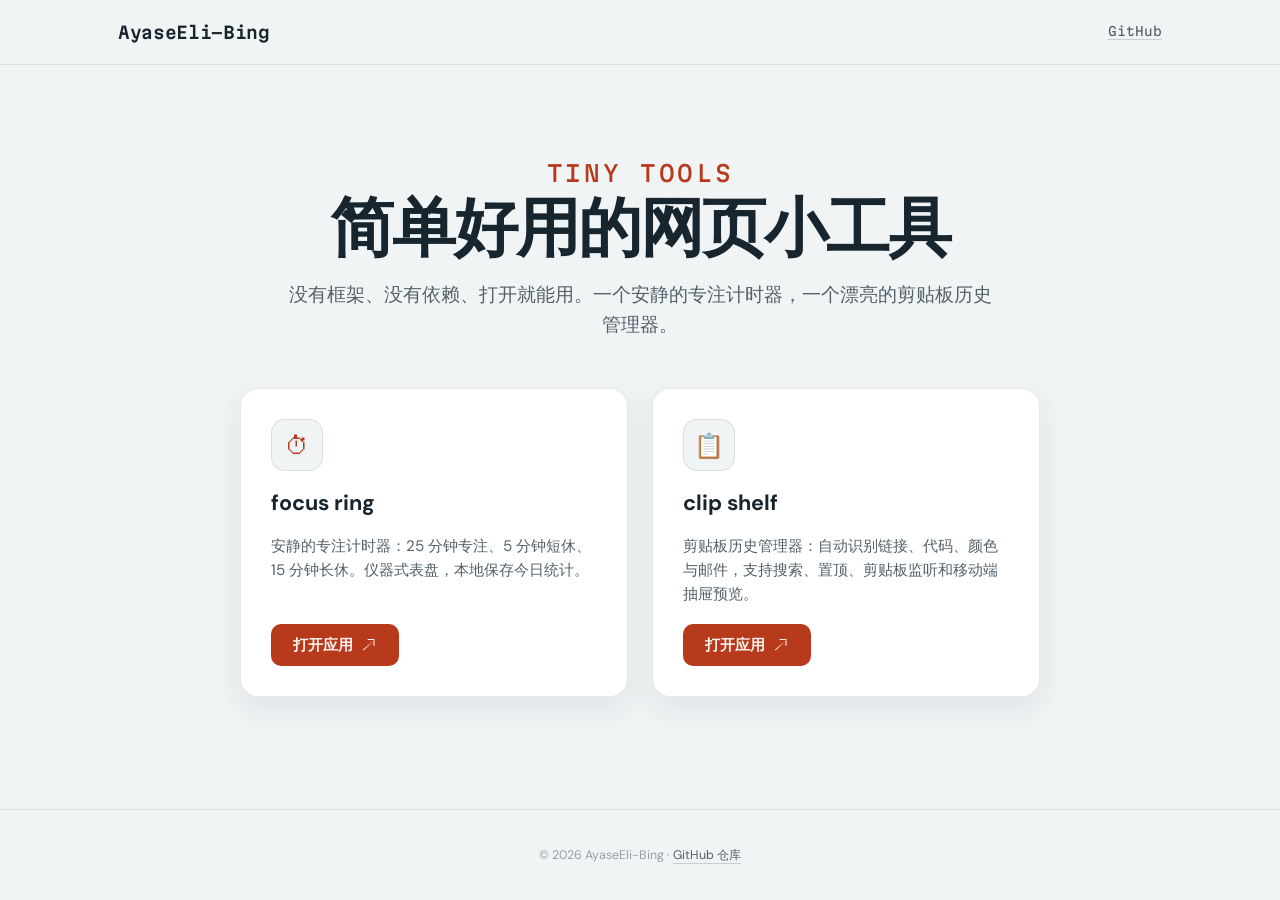
<file: index.html>
<!doctype html>
<html lang="zh-CN">
<head>
  <meta charset="utf-8">
  <meta name="viewport" content="width=device-width, initial-scale=1">
  <title>AyaseEli-Bing · 小工具集合</title>
  <meta name="description" content="简单、好看的网页小工具：专注计时器 focus ring 与剪贴板历史管理器 clip shelf。">
  <meta name="theme-color" content="#f1f4f5">
  <meta name="color-scheme" content="light">
  <link rel="icon" href="assets/favicon.svg" type="image/svg+xml">
  <link rel="preconnect" href="https://fonts.googleapis.com">
  <link rel="preconnect" href="https://fonts.gstatic.com" crossorigin>
  <link href="https://fonts.googleapis.com/css2?family=Martian+Mono:wght@400;500;600&family=DM+Sans:wght@400;500;700&display=swap" rel="stylesheet">
  <style>
    :root {
      --bg: #f1f4f5;
      --surface: #ffffff;
      --ink: #17252f;
      --ink-2: #526069;
      --ink-3: #93a0a7;
      --line: rgba(23, 37, 47, 0.10);
      --line-strong: rgba(23, 37, 47, 0.18);
      --accent: #b83a1c;
      --accent-ink: #fff6f2;
      --radius: 18px;
      --shadow: 0 12px 32px rgba(23, 37, 47, 0.08);
      --shadow-hover: 0 18px 48px rgba(23, 37, 47, 0.12);
      --font-sans: "DM Sans", "PingFang SC", "Hiragino Sans GB", "Microsoft YaHei", system-ui, sans-serif;
      --font-mono: "Martian Mono", "SF Mono", "Menlo", monospace;
    }

    * {
      box-sizing: border-box;
    }

    html, body {
      height: 100%;
    }

    body {
      margin: 0;
      min-height: 100vh;
      min-height: 100dvh;
      display: flex;
      flex-direction: column;
      background: var(--bg);
      color: var(--ink);
      font-family: var(--font-sans);
      -webkit-font-smoothing: antialiased;
      text-rendering: optimizeLegibility;
    }

    a {
      color: inherit;
      text-decoration: none;
    }

    :focus-visible {
      outline: 2px solid var(--accent);
      outline-offset: 3px;
    }

    /* 顶栏 */
    .topbar {
      border-bottom: 1px solid var(--line);
      background: rgba(241, 244, 245, 0.92);
      backdrop-filter: blur(8px);
    }

    .topbar-inner {
      max-width: 1100px;
      margin: 0 auto;
      padding: 22px 28px;
      display: flex;
      align-items: center;
      justify-content: space-between;
      gap: 16px;
    }

    .brand {
      font-family: var(--font-mono);
      font-size: 1.05rem;
      font-weight: 600;
      letter-spacing: -0.02em;
      color: var(--ink);
    }

    .repo-link {
      font-family: var(--font-mono);
      font-size: 0.78rem;
      color: var(--ink-2);
      border-bottom: 1px solid var(--line-strong);
      padding-bottom: 1px;
      transition: color 0.15s ease, border-color 0.15s ease;
    }

    .repo-link:hover {
      color: var(--ink);
      border-color: var(--ink);
    }

    /* 主体 */
    .main {
      flex: 1;
      display: flex;
      flex-direction: column;
      align-items: center;
      justify-content: center;
      padding: 48px 28px 64px;
      position: relative;
    }

    .hero {
      max-width: 720px;
      text-align: center;
      margin-bottom: 48px;
    }

    .hero h1 {
      margin: 0 0 16px;
      font-size: clamp(2.2rem, 6vw, 4rem);
      font-weight: 700;
      letter-spacing: -0.03em;
      line-height: 1.1;
    }

    .hero h1 span {
      display: block;
      font-family: var(--font-mono);
      font-size: 0.35em;
      font-weight: 500;
      letter-spacing: 0.12em;
      text-transform: uppercase;
      color: var(--accent);
      margin-bottom: 8px;
    }

    .hero p {
      margin: 0;
      font-size: clamp(1rem, 2.2vw, 1.18rem);
      color: var(--ink-2);
      line-height: 1.6;
    }

    /* 卡片网格 */
    .cards {
      display: grid;
      grid-template-columns: repeat(auto-fit, minmax(280px, 1fr));
      gap: 24px;
      width: 100%;
      max-width: 800px;
    }

    .card {
      position: relative;
      display: flex;
      flex-direction: column;
      align-items: flex-start;
      gap: 18px;
      background: var(--surface);
      border: 1px solid var(--line);
      border-radius: var(--radius);
      padding: 30px;
      box-shadow: var(--shadow);
      transition: transform 0.2s ease, box-shadow 0.2s ease, border-color 0.2s ease;
    }

    .card:hover {
      transform: translateY(-4px);
      box-shadow: var(--shadow-hover);
      border-color: var(--line-strong);
    }

    .card-icon {
      width: 52px;
      height: 52px;
      border-radius: 14px;
      display: grid;
      place-items: center;
      font-size: 1.5rem;
      background: var(--bg);
      color: var(--accent);
      border: 1px solid var(--line);
    }

    .card h2 {
      margin: 0;
      font-size: 1.35rem;
      font-weight: 700;
    }

    .card p {
      margin: 0;
      color: var(--ink-2);
      line-height: 1.55;
      font-size: 0.95rem;
    }

    .card-action {
      margin-top: auto;
      display: inline-flex;
      align-items: center;
      gap: 8px;
      padding: 11px 22px;
      border-radius: 10px;
      background: var(--accent);
      color: var(--accent-ink);
      font-weight: 600;
      font-size: 0.92rem;
      transition: background 0.15s ease;
    }

    .card-action:hover {
      background: #9c3117;
    }

    .card-action svg {
      width: 16px;
      height: 16px;
      fill: currentColor;
    }

    /* 页脚 */
    .footer {
      border-top: 1px solid var(--line);
      color: var(--ink-3);
      font-size: 0.78rem;
      text-align: center;
      padding: 24px 28px;
    }

    .footer a {
      color: var(--ink-2);
      border-bottom: 1px solid var(--line-strong);
      transition: color 0.15s ease, border-color 0.15s ease;
    }

    .footer a:hover {
      color: var(--ink);
      border-color: var(--ink);
    }

    @media (max-width: 560px) {
      .topbar-inner {
        padding: 16px 20px;
      }

      .main {
        padding: 32px 20px 48px;
      }

      .cards {
        grid-template-columns: 1fr;
      }

      .card {
        padding: 24px;
      }
    }

    @media (prefers-reduced-motion: reduce) {
      *,
      *::before,
      *::after {
        animation-duration: 0.001ms !important;
        transition-duration: 0.001ms !important;
      }
    }
  </style>
</head>
<body>
  <header class="topbar">
    <div class="topbar-inner">
      <span class="brand">AyaseEli-Bing</span>
      <a class="repo-link" href="https://github.com/AyaseEli-Bing/focus-ring" target="_blank" rel="noreferrer">GitHub</a>
    </div>
  </header>

  <main class="main">
    <section class="hero">
      <h1><span>Tiny Tools</span>简单好用的网页小工具</h1>
      <p>没有框架、没有依赖、打开就能用。一个安静的专注计时器，一个漂亮的剪贴板历史管理器。</p>
    </section>

    <div class="cards">
      <a class="card" href="focus-ring.html">
        <div class="card-icon" aria-hidden="true">⏱</div>
        <h2>focus ring</h2>
        <p>安静的专注计时器：25 分钟专注、5 分钟短休、15 分钟长休。仪器式表盘，本地保存今日统计。</p>
        <span class="card-action">
          打开应用
          <svg viewBox="0 0 16 16" aria-hidden="true"><path d="M6.5 2.5a.5.5 0 0 1 .5-.5h6a.5.5 0 0 1 .5.5v6a.5.5 0 0 1-1 0V3.707L2.854 13.146a.5.5 0 0 1-.708-.708L13.293 3H7a.5.5 0 0 1-.5-.5z"/></svg>
        </span>
      </a>

      <a class="card" href="clipboard.html">
        <div class="card-icon" aria-hidden="true">📋</div>
        <h2>clip shelf</h2>
        <p>剪贴板历史管理器：自动识别链接、代码、颜色与邮件，支持搜索、置顶、剪贴板监听和移动端抽屉预览。</p>
        <span class="card-action">
          打开应用
          <svg viewBox="0 0 16 16" aria-hidden="true"><path d="M6.5 2.5a.5.5 0 0 1 .5-.5h6a.5.5 0 0 1 .5.5v6a.5.5 0 0 1-1 0V3.707L2.854 13.146a.5.5 0 0 1-.708-.708L13.293 3H7a.5.5 0 0 1-.5-.5z"/></svg>
        </span>
      </a>
    </div>
  </main>

  <footer class="footer">
    <p>© 2026 AyaseEli-Bing · <a href="https://github.com/AyaseEli-Bing/focus-ring" target="_blank" rel="noreferrer">GitHub 仓库</a></p>
  </footer>
</body>
</html>
</file>
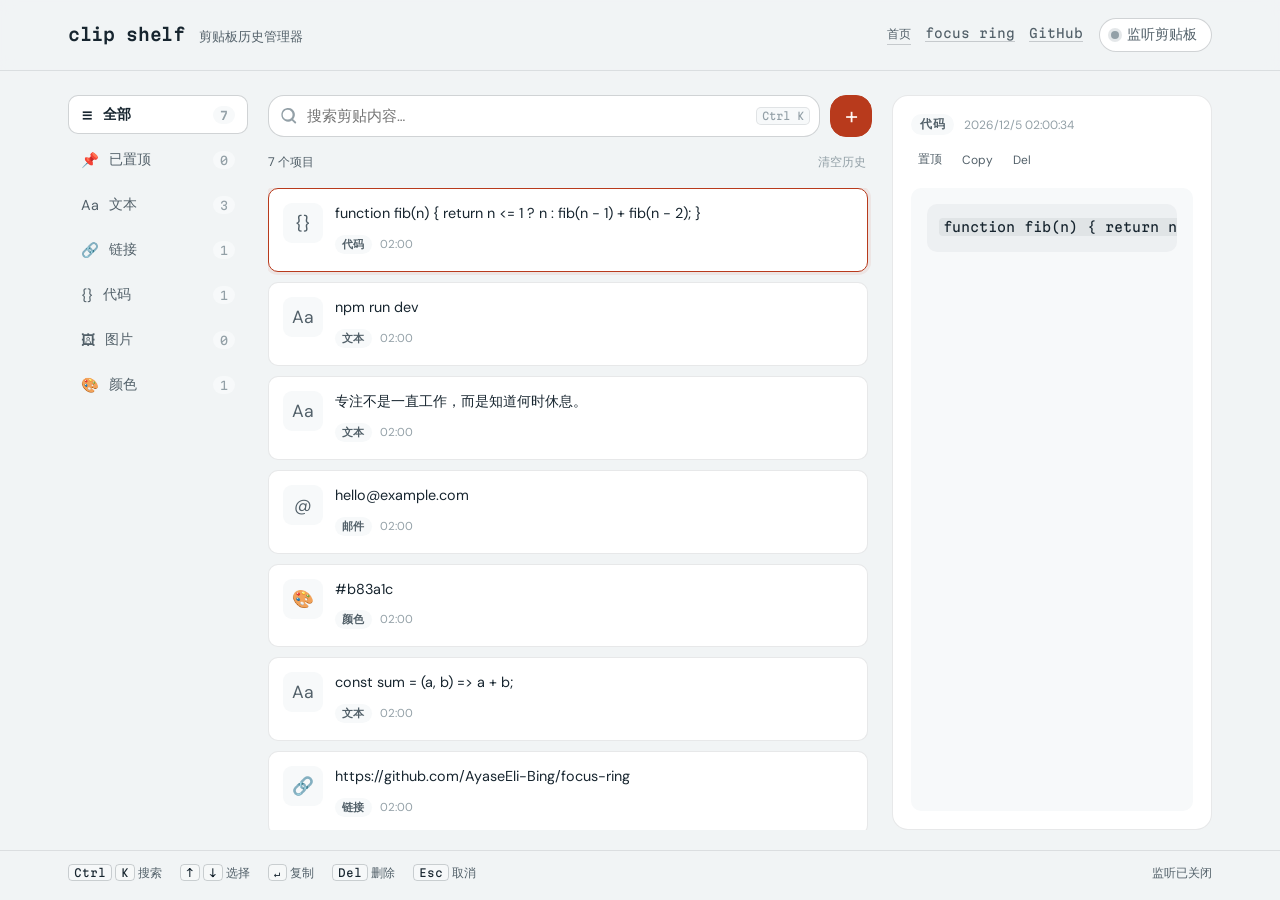
<file: clipboard.html>
<!doctype html>
<html lang="zh-CN">
<head>
  <meta charset="utf-8">
  <meta name="viewport" content="width=device-width, initial-scale=1">
  <title>clip shelf · 剪贴板历史</title>
  <meta name="description" content="一个简洁、漂亮的剪贴板历史管理器。监听、收藏、搜索并快速复制过去的剪贴内容。">
  <meta name="theme-color" content="#f1f4f5">
  <meta name="color-scheme" content="light">
  <link rel="icon" href="assets/favicon.svg" type="image/svg+xml">
  <link rel="preconnect" href="https://fonts.googleapis.com">
  <link rel="preconnect" href="https://fonts.gstatic.com" crossorigin>
  <link href="https://fonts.googleapis.com/css2?family=Martian+Mono:wght@400;500;600&family=DM+Sans:wght@400;500;700&display=swap" rel="stylesheet">
  <link rel="stylesheet" href="clipboard.css">
</head>
<body>
  <header class="topbar">
    <div class="topbar-inner">
      <div class="brand">
        <h1 class="wordmark">clip shelf</h1>
        <span class="tagline">剪贴板历史管理器</span>
      </div>
      <div class="topbar-actions">
        <nav class="topbar-links" aria-label="其他工具">
          <a class="nav-link" href="index.html">首页</a>
          <a class="nav-link" href="focus-ring.html">focus ring</a>
          <a class="nav-link" href="https://github.com/AyaseEli-Bing/focus-ring" target="_blank" rel="noreferrer">GitHub</a>
        </nav>
        <button type="button" class="monitor-toggle" id="monitorBtn" aria-pressed="false" title="开启后将监听系统剪贴板的新内容">
          <span class="dot" id="monitorDot" aria-hidden="true"></span>
          <span id="monitorLabel">监听剪贴板</span>
        </button>
      </div>
    </div>
  </header>

  <main class="app">
    <aside class="sidebar" aria-label="分类">
      <nav class="categories" id="categoryList"></nav>
    </aside>

    <section class="list-panel" aria-label="剪贴列表">
      <div class="list-header">
        <div class="search-wrap">
          <svg class="search-icon" viewBox="0 0 20 20" aria-hidden="true"><path fill="currentColor" d="M8.5 3a5.5 5.5 0 1 0 0 11 5.5 5.5 0 0 0 0-11Zm-7 5.5a7.5 7.5 0 1 1 13.094 4.974l3.053 3.053a1 1 0 0 1-1.414 1.414l-3.053-3.053A7.5 7.5 0 0 1 1.5 8.5Z"/></svg>
          <input type="search" id="searchInput" placeholder="搜索剪贴内容…" autocomplete="off" aria-label="搜索剪贴内容">
          <kbd class="search-hint" id="searchHint">Ctrl K</kbd>
        </div>
        <button type="button" class="add-btn" id="addBtn" title="新建剪贴项">+</button>
      </div>

      <div class="filter-bar" id="filterBar"></div>

      <div class="list-toolbar">
        <span id="listMeta" class="list-meta">0 个项目</span>
        <button type="button" class="ghost" id="clearBtn" disabled>清空历史</button>
      </div>

      <div class="clip-list" id="clipList" role="list"></div>
    </section>

    <section class="preview-panel" aria-label="预览" id="previewPanel">
      <div class="preview-empty" id="previewEmpty">
        <p>选择一个项目查看详情</p>
        <p class="hint">或使用 Ctrl+V 粘贴新内容</p>
      </div>
      <div class="preview-body" id="previewBody" hidden>
        <div class="preview-head">
          <div class="preview-meta">
            <span class="chip" id="previewType">text</span>
            <span class="time" id="previewTime"></span>
          </div>
          <div class="preview-actions">
            <button type="button" class="icon-btn" id="previewPinBtn" title="置顶 / 取消置顶" aria-label="置顶">Pin</button>
            <button type="button" class="icon-btn" id="previewCopyBtn" title="复制">Copy</button>
            <button type="button" class="icon-btn danger" id="previewDelBtn" title="删除">Del</button>
          </div>
        </div>
        <div class="preview-content" id="previewContent"></div>
      </div>
    </section>
  </main>

  <dialog class="drawer" id="previewDrawer" aria-label="预览">
    <div class="drawer-handle"></div>
    <div class="drawer-content" id="drawerContent">
      <div class="drawer-head">
        <span class="chip" id="drawerType">text</span>
        <button type="button" class="icon-btn" id="drawerClose" aria-label="关闭">关闭</button>
      </div>
      <div class="drawer-body" id="drawerBody"></div>
      <div class="drawer-actions">
        <button type="button" class="secondary" id="drawerPin">置顶</button>
        <button type="button" class="primary" id="drawerCopy">复制</button>
        <button type="button" class="secondary danger" id="drawerDel">删除</button>
      </div>
    </div>
  </dialog>

  <div class="toast" id="toast" role="status" aria-live="polite"></div>

  <dialog class="modal" id="addModal" aria-labelledby="addModalTitle">
    <form method="dialog" class="modal-form">
      <h2 id="addModalTitle">添加剪贴</h2>
      <textarea id="addTextarea" rows="6" placeholder="在此粘贴或输入内容…" required></textarea>
      <div class="modal-actions">
        <button type="button" class="secondary" id="cancelAdd">取消</button>
        <button type="submit" class="primary" id="confirmAdd">添加</button>
      </div>
    </form>
  </dialog>

  <footer class="footer">
    <div class="footer-inner">
      <div class="hints">
        <span><kbd>Ctrl</kbd> <kbd>K</kbd> 搜索</span>
        <span><kbd>↑</kbd> <kbd>↓</kbd> 选择</span>
        <span><kbd>↵</kbd> 复制</span>
        <span><kbd>Del</kbd> 删除</span>
        <span><kbd>Esc</kbd> 取消</span>
      </div>
      <span class="monitor-status" id="monitorStatus">监听已关闭</span>
    </div>
  </footer>

  <script src="clipboard.js"></script>
</body>
</html>
</file>
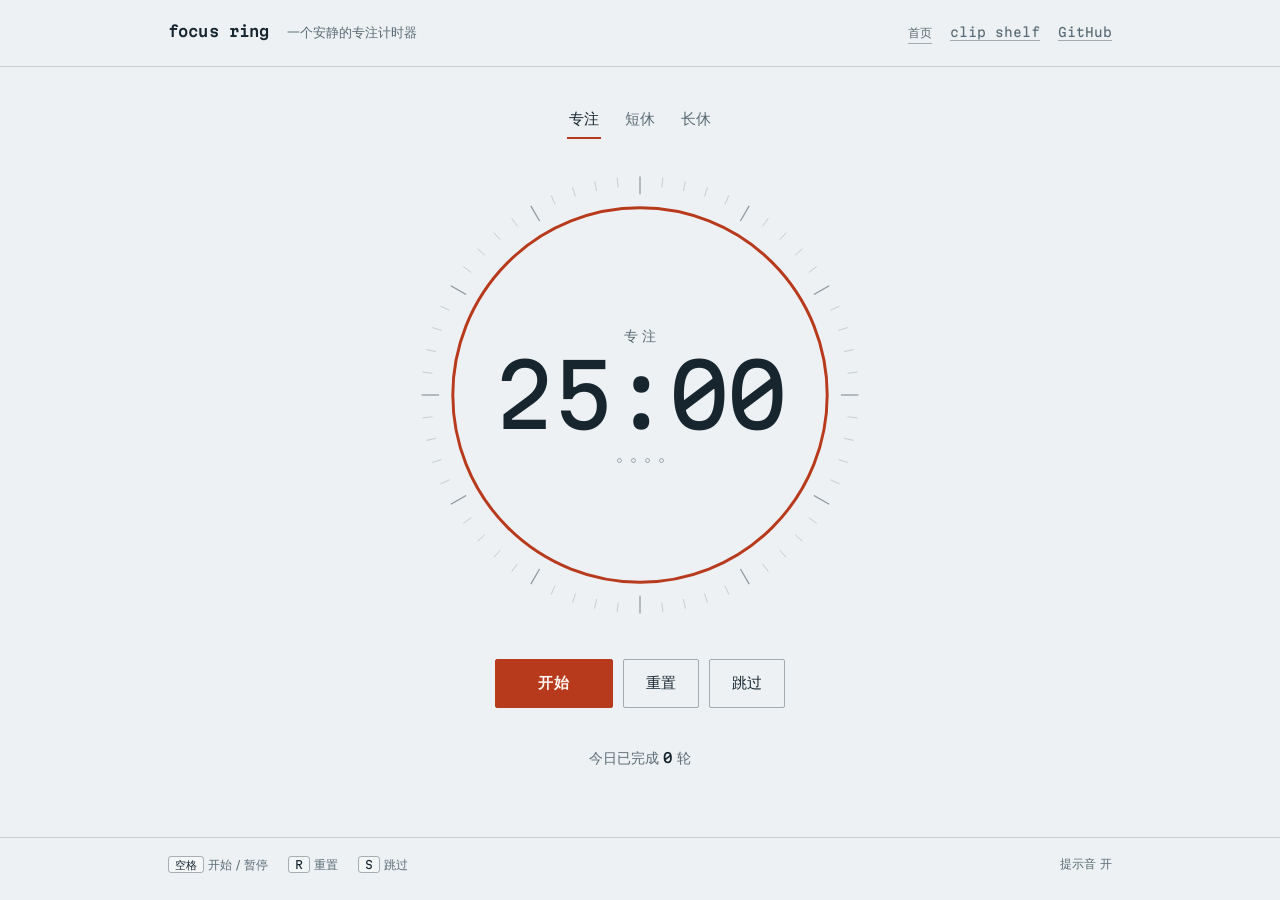
<file: focus-ring.html>
<!doctype html>
<html lang="zh-CN">
<head>
  <meta charset="utf-8">
  <meta name="viewport" content="width=device-width, initial-scale=1">
  <title>focus ring · 专注计时器</title>
  <meta name="description" content="一个安静的专注计时器：25 分钟专注、5 分钟短休，每四轮一次 15 分钟长休。零依赖，离线可用。">
  <meta name="theme-color" content="#edf1f3">
  <meta name="color-scheme" content="light">
  <meta property="og:title" content="focus ring · 专注计时器">
  <meta property="og:description" content="一个安静的专注计时器：25 分钟专注、5 分钟短休，每四轮一次 15 分钟长休。">
  <meta property="og:type" content="website">
  <link rel="icon" href="assets/favicon.svg" type="image/svg+xml">
  <link rel="preconnect" href="https://fonts.googleapis.com">
  <link rel="preconnect" href="https://fonts.gstatic.com" crossorigin>
  <link href="https://fonts.googleapis.com/css2?family=Martian+Mono:wght@400;500;600&display=swap" rel="stylesheet">
  <link rel="stylesheet" href="styles.css">
</head>
<body>
  <header class="topbar">
    <div class="topbar-inner">
      <div class="brand">
        <h1 class="wordmark">focus ring</h1>
        <span class="tagline">一个安静的专注计时器</span>
      </div>
      <nav class="topbar-links" aria-label="其他工具">
        <a class="repo-link" href="index.html">首页</a>
        <a class="repo-link" href="clipboard.html">clip shelf</a>
        <a class="repo-link" href="https://github.com/AyaseEli-Bing/focus-ring" target="_blank" rel="noreferrer">GitHub</a>
      </nav>
    </div>
  </header>

  <main class="stage">
    <div class="mode-switch" role="group" aria-label="选择模式">
      <button type="button" class="mode" data-mode="focus" aria-pressed="true">专注</button>
      <button type="button" class="mode" data-mode="short" aria-pressed="false">短休</button>
      <button type="button" class="mode" data-mode="long" aria-pressed="false">长休</button>
    </div>

    <div class="dial-wrap">
      <svg class="dial" viewBox="0 0 480 480" aria-hidden="true" focusable="false">
        <g id="ticks"></g>
        <circle class="track" cx="240" cy="240" r="192"></circle>
        <circle id="progress" class="progress" cx="240" cy="240" r="192" transform="rotate(-90 240 240)"></circle>
        <circle id="marker" class="marker" cx="240" cy="48" r="4.5"></circle>
      </svg>
      <div class="face">
        <p class="phase" id="phaseLabel">专注</p>
        <p class="time" id="timeDisplay" role="timer">25:00</p>
        <div class="rounds" id="rounds" role="group" aria-label="本轮进度：0 / 4">
          <span class="dot"></span><span class="dot"></span><span class="dot"></span><span class="dot"></span>
        </div>
      </div>
    </div>

    <div class="controls">
      <button type="button" class="primary" id="toggleBtn">开始</button>
      <button type="button" class="secondary" id="resetBtn">重置</button>
      <button type="button" class="secondary" id="skipBtn">跳过</button>
    </div>

    <p class="status" id="status" role="status" aria-live="polite"></p>
    <p class="today">今日已完成 <strong id="todayCount">0</strong> 轮</p>
  </main>

  <footer class="footer">
    <div class="footer-inner">
      <div class="hints">
        <span><kbd>空格</kbd> 开始 / 暂停</span>
        <span><kbd>R</kbd> 重置</span>
        <span><kbd>S</kbd> 跳过</span>
      </div>
      <button type="button" class="sound" id="soundBtn" aria-pressed="true">提示音 开</button>
    </div>
  </footer>

  <script src="app.js"></script>
</body>
</html>
</file>
<file: clipboard.css>
:root {
  --bg: #f1f4f5;
  --surface: #ffffff;
  --surface-2: #f7f9fa;
  --ink: #17252f;
  --ink-2: #526069;
  --ink-3: #93a0a7;
  --line: rgba(23, 37, 47, 0.10);
  --line-strong: rgba(23, 37, 47, 0.20);
  --accent: #b83a1c;
  --accent-ink: #fff6f2;
  --blue: #1e5c8b;
  --green: #2a6f4e;
  --purple: #5c3c8a;
  --amber: #9a5c12;
  --radius: 16px;
  --radius-sm: 10px;
  --shadow: 0 10px 28px rgba(23, 37, 47, 0.07);
  --shadow-sm: 0 2px 8px rgba(23, 37, 47, 0.06);
  --font-sans: "DM Sans", "PingFang SC", "Hiragino Sans GB", "Microsoft YaHei", system-ui, sans-serif;
  --font-mono: "Martian Mono", "SF Mono", "Menlo", monospace;
}

* {
  box-sizing: border-box;
}

html,
body {
  height: 100%;
}

body {
  margin: 0;
  min-height: 100vh;
  min-height: 100dvh;
  display: flex;
  flex-direction: column;
  background: var(--bg);
  color: var(--ink);
  font-family: var(--font-sans);
  -webkit-font-smoothing: antialiased;
  text-rendering: optimizeLegibility;
}

button,
input,
textarea {
  font-family: inherit;
}

button {
  cursor: pointer;
  -webkit-tap-highlight-color: transparent;
}

:focus-visible {
  outline: 2px solid var(--accent);
  outline-offset: 3px;
}

/* 顶栏 */
.topbar {
  border-bottom: 1px solid var(--line);
  background: rgba(241, 244, 245, 0.92);
  backdrop-filter: blur(8px);
  z-index: 10;
}

.topbar-inner {
  max-width: 1200px;
  margin: 0 auto;
  padding: 18px 28px;
  display: flex;
  align-items: center;
  justify-content: space-between;
  gap: 16px;
}

.brand {
  display: flex;
  align-items: baseline;
  gap: 14px;
  flex-wrap: wrap;
}

.wordmark {
  margin: 0;
  font-family: var(--font-mono);
  font-size: 1.05rem;
  font-weight: 600;
  letter-spacing: -0.02em;
}

.tagline {
  color: var(--ink-2);
  font-size: 0.82rem;
}

.topbar-actions {
  display: flex;
  align-items: center;
  gap: 16px;
  flex-wrap: wrap;
}

.topbar-links {
  display: flex;
  align-items: baseline;
  gap: 14px;
  flex-wrap: wrap;
}

.nav-link {
  font-family: var(--font-mono);
  font-size: 0.78rem;
  color: var(--ink-2);
  text-decoration: none;
  border-bottom: 1px solid var(--line-strong);
  padding-bottom: 1px;
  transition: color 0.15s ease, border-color 0.15s ease;
}

.nav-link:hover {
  color: var(--ink);
  border-color: var(--ink);
}

.monitor-toggle {
  appearance: none;
  display: inline-flex;
  align-items: center;
  gap: 8px;
  background: var(--surface);
  border: 1px solid var(--line-strong);
  border-radius: 999px;
  padding: 7px 14px 7px 11px;
  font-size: 0.85rem;
  color: var(--ink-2);
  transition: border-color 0.15s ease, color 0.15s ease, box-shadow 0.15s ease;
}

.monitor-toggle .dot {
  width: 8px;
  height: 8px;
  border-radius: 50%;
  background: var(--ink-3);
  box-shadow: 0 0 0 3px rgba(147, 160, 167, 0.25);
  transition: background 0.2s ease, box-shadow 0.2s ease;
}

.monitor-toggle[aria-pressed="true"] {
  border-color: var(--accent);
  color: var(--accent);
}

.monitor-toggle[aria-pressed="true"] .dot {
  background: var(--accent);
  box-shadow: 0 0 0 3px rgba(184, 58, 28, 0.18);
}

/* 主布局 */
.app {
  flex: 1;
  max-width: 1200px;
  width: 100%;
  margin: 0 auto;
  padding: 24px 28px 20px;
  display: grid;
  grid-template-columns: 180px 1fr 320px;
  gap: 20px;
  min-height: 0;
}

/* 侧边栏 */
.sidebar {
  display: flex;
  flex-direction: column;
  gap: 10px;
}

.categories {
  display: flex;
  flex-direction: column;
  gap: 6px;
}

.category {
  appearance: none;
  display: flex;
  align-items: center;
  justify-content: space-between;
  width: 100%;
  padding: 9px 12px;
  border-radius: var(--radius-sm);
  border: 1px solid transparent;
  background: transparent;
  color: var(--ink-2);
  font-size: 0.9rem;
  transition: background 0.12s ease, color 0.12s ease;
}

.category:hover {
  background: var(--surface);
  color: var(--ink);
}

.category[aria-pressed="true"] {
  background: var(--surface);
  border-color: var(--line-strong);
  color: var(--ink);
  font-weight: 600;
}

.category .label {
  display: flex;
  align-items: center;
  gap: 10px;
}

.category .count {
  font-family: var(--font-mono);
  font-size: 0.72rem;
  color: var(--ink-3);
  background: var(--surface-2);
  padding: 2px 7px;
  border-radius: 999px;
  min-width: 22px;
  text-align: center;
}

/* 列表面板 */
.list-panel {
  min-width: 0;
  display: flex;
  flex-direction: column;
  gap: 14px;
  min-height: 0;
}

.list-header {
  display: flex;
  gap: 10px;
  align-items: center;
}

.search-wrap {
  flex: 1;
  position: relative;
}

.search-wrap input {
  width: 100%;
  appearance: none;
  border: 1px solid var(--line-strong);
  background: var(--surface);
  border-radius: var(--radius);
  padding: 10px 14px 10px 38px;
  font-size: 0.92rem;
  color: var(--ink);
  transition: border-color 0.15s ease, box-shadow 0.15s ease;
}

.search-wrap input:focus {
  border-color: var(--accent);
  box-shadow: 0 0 0 4px rgba(184, 58, 28, 0.08);
}

.search-icon {
  position: absolute;
  left: 12px;
  top: 50%;
  transform: translateY(-50%);
  width: 18px;
  height: 18px;
  color: var(--ink-3);
  pointer-events: none;
}

.search-hint {
  position: absolute;
  right: 10px;
  top: 50%;
  transform: translateY(-50%);
  font-family: var(--font-mono);
  font-size: 0.65rem;
  color: var(--ink-3);
  border: 1px solid var(--line);
  border-radius: 5px;
  padding: 2px 5px;
  background: var(--surface-2);
  pointer-events: none;
}

.add-btn {
  flex: none;
  width: 42px;
  height: 42px;
  border: 1px solid var(--accent);
  background: var(--accent);
  color: var(--accent-ink);
  border-radius: var(--radius);
  font-size: 1.5rem;
  line-height: 1;
  transition: background 0.15s ease, transform 0.06s ease;
}

.add-btn:hover {
  background: #9c3117;
}

.add-btn:active {
  transform: translateY(1px);
}

.filter-bar {
  display: none;
}

.list-toolbar {
  display: flex;
  align-items: center;
  justify-content: space-between;
  gap: 10px;
  font-size: 0.78rem;
  color: var(--ink-2);
}

.list-meta {
  font-variant-numeric: tabular-nums;
}

.ghost {
  appearance: none;
  background: transparent;
  border: 0;
  padding: 3px 6px;
  color: var(--ink-3);
  font-size: 0.78rem;
  transition: color 0.12s ease;
}

.ghost:hover:not(:disabled) {
  color: var(--accent);
}

.ghost:disabled {
  opacity: 0.5;
  cursor: not-allowed;
}

/* 列表 */
.clip-list {
  flex: 1;
  overflow-y: auto;
  display: flex;
  flex-direction: column;
  gap: 10px;
  padding-right: 4px;
  min-height: 0;
}

.clip-card {
  display: flex;
  align-items: flex-start;
  gap: 12px;
  padding: 14px;
  border-radius: var(--radius-sm);
  border: 1px solid var(--line);
  background: var(--surface);
  cursor: pointer;
  transition: box-shadow 0.15s ease, border-color 0.15s ease, transform 0.08s ease;
}

.clip-card:hover {
  box-shadow: var(--shadow-sm);
  border-color: var(--line-strong);
}

.clip-card[aria-selected="true"] {
  border-color: var(--accent);
  box-shadow: 0 0 0 3px rgba(184, 58, 28, 0.08);
}

.clip-card .thumb {
  flex: none;
  width: 40px;
  height: 40px;
  border-radius: 9px;
  display: grid;
  place-items: center;
  background: var(--surface-2);
  color: var(--ink-2);
  font-size: 1.1rem;
  user-select: none;
}

.clip-card .body {
  flex: 1;
  min-width: 0;
}

.clip-card .preview {
  margin: 0;
  font-size: 0.9rem;
  line-height: 1.45;
  color: var(--ink);
  white-space: pre-wrap;
  word-break: break-word;
  display: -webkit-box;
  -webkit-line-clamp: 2;
  -webkit-box-orient: vertical;
  overflow: hidden;
}

.clip-card .meta {
  display: flex;
  align-items: center;
  gap: 8px;
  margin-top: 8px;
}

.clip-card .type-chip {
  font-size: 0.68rem;
  font-weight: 600;
  text-transform: uppercase;
  letter-spacing: 0.04em;
  padding: 2px 7px;
  border-radius: 999px;
  background: var(--surface-2);
  color: var(--ink-2);
}

.clip-card .when {
  font-size: 0.72rem;
  color: var(--ink-3);
  font-variant-numeric: tabular-nums;
}

.clip-card .pin {
  margin-left: auto;
  color: var(--amber);
  font-size: 0.8rem;
}

.clip-card .actions {
  display: flex;
  gap: 6px;
  opacity: 0;
  transform: translateY(2px);
  transition: opacity 0.15s ease, transform 0.15s ease;
}

@media (hover: none) {
  .clip-card .actions {
    opacity: 1;
    transform: translateY(0);
  }
}

.clip-card:hover .actions,
.clip-card:focus-within .actions {
  opacity: 1;
  transform: translateY(0);
}

.icon-btn {
  appearance: none;
  border: 0;
  background: transparent;
  color: var(--ink-2);
  font-size: 0.75rem;
  padding: 4px 7px;
  border-radius: 6px;
  transition: background 0.12s ease, color 0.12s ease;
}

.icon-btn:hover {
  background: var(--surface-2);
  color: var(--ink);
}

.icon-btn.danger:hover {
  color: var(--accent);
}

/* 预览面板 */
.preview-panel {
  background: var(--surface);
  border: 1px solid var(--line);
  border-radius: var(--radius);
  padding: 18px;
  display: flex;
  flex-direction: column;
  min-height: 0;
  overflow: hidden;
}

.preview-empty {
  margin: auto;
  text-align: center;
  color: var(--ink-2);
}

.preview-empty .hint {
  font-size: 0.8rem;
  color: var(--ink-3);
  margin-top: 6px;
}

.preview-body {
  display: flex;
  flex-direction: column;
  gap: 16px;
  height: 100%;
  min-height: 0;
}

.preview-head {
  display: flex;
  align-items: flex-start;
  justify-content: space-between;
  gap: 12px;
  flex-wrap: wrap;
}

.preview-meta {
  display: flex;
  align-items: center;
  gap: 10px;
  flex-wrap: wrap;
}

.chip {
  font-size: 0.72rem;
  font-weight: 700;
  text-transform: uppercase;
  letter-spacing: 0.05em;
  padding: 3px 9px;
  border-radius: 999px;
  background: var(--surface-2);
  color: var(--ink-2);
}

.time {
  font-size: 0.75rem;
  color: var(--ink-3);
}

.preview-actions {
  display: flex;
  gap: 6px;
}

.preview-content {
  flex: 1;
  overflow-y: auto;
  overflow-wrap: break-word;
  white-space: pre-wrap;
  font-size: 0.95rem;
  line-height: 1.55;
  color: var(--ink);
  background: var(--surface-2);
  border-radius: var(--radius-sm);
  padding: 16px;
  min-height: 120px;
}

.preview-content img {
  max-width: 100%;
  height: auto;
  border-radius: var(--radius-sm);
  border: 1px solid var(--line);
}

.preview-content a {
  color: var(--blue);
  word-break: break-all;
}

.preview-content code {
  font-family: var(--font-mono);
  font-size: 0.85em;
  background: rgba(23, 37, 47, 0.06);
  padding: 1px 4px;
  border-radius: 4px;
}

.preview-content pre {
  margin: 0;
  padding: 12px;
  border-radius: var(--radius-sm);
  background: rgba(23, 37, 47, 0.04);
  overflow-x: auto;
}

.color-block {
  width: 100%;
  height: 120px;
  border-radius: var(--radius-sm);
  border: 1px solid var(--line);
  box-shadow: inset 0 0 0 1px rgba(255,255,255,0.25);
}

/* Modal */
.modal {
  margin: auto;
  padding: 0;
  border: 0;
  border-radius: var(--radius);
  background: var(--surface);
  box-shadow: var(--shadow);
  width: min(560px, calc(100vw - 32px));
}

.modal::backdrop {
  background: rgba(23, 37, 47, 0.18);
  backdrop-filter: blur(2px);
}

.modal-form {
  padding: 24px;
  display: flex;
  flex-direction: column;
  gap: 16px;
}

.modal-form h2 {
  margin: 0;
  font-size: 1.1rem;
}

.modal-form textarea {
  width: 100%;
  resize: vertical;
  border: 1px solid var(--line-strong);
  border-radius: var(--radius-sm);
  padding: 12px;
  font-size: 0.92rem;
  color: var(--ink);
  background: var(--surface);
}

.modal-form textarea:focus {
  border-color: var(--accent);
  outline: none;
}

.modal-actions {
  display: flex;
  justify-content: flex-end;
  gap: 10px;
}

.primary,
.secondary {
  border-radius: var(--radius-sm);
  padding: 9px 18px;
  font-size: 0.9rem;
  transition: background 0.15s ease, border-color 0.15s ease, color 0.15s ease;
}

.primary {
  border: 1px solid var(--accent);
  background: var(--accent);
  color: var(--accent-ink);
  font-weight: 600;
}

.primary:hover {
  background: #9c3117;
  border-color: #9c3117;
}

.secondary {
  border: 1px solid var(--line-strong);
  background: transparent;
  color: var(--ink);
}

.secondary:hover {
  background: var(--surface-2);
}

/* Toast */
.toast {
  position: fixed;
  left: 50%;
  bottom: 84px;
  transform: translateX(-50%) translateY(12px);
  opacity: 0;
  pointer-events: none;
  background: var(--ink);
  color: var(--surface);
  padding: 10px 18px;
  border-radius: 999px;
  font-size: 0.85rem;
  box-shadow: var(--shadow);
  transition: opacity 0.25s ease, transform 0.25s ease;
  z-index: 20;
}

.toast.show {
  opacity: 1;
  transform: translateX(-50%) translateY(0);
}

/* 页脚 */
.footer {
  border-top: 1px solid var(--line);
  background: var(--bg);
}

.footer-inner {
  max-width: 1200px;
  margin: 0 auto;
  padding: 14px 28px 18px;
  display: flex;
  justify-content: space-between;
  align-items: center;
  gap: 16px;
  font-size: 0.75rem;
  color: var(--ink-2);
}

.hints {
  display: flex;
  gap: 18px;
  flex-wrap: wrap;
}

kbd {
  font-family: var(--font-mono);
  font-size: 0.68rem;
  border: 1px solid var(--line-strong);
  border-radius: 4px;
  padding: 1px 5px;
  color: var(--ink);
  background: rgba(255, 255, 255, 0.35);
}

.monitor-status {
  font-variant-numeric: tabular-nums;
}

/* 空状态 */
.empty-state {
  text-align: center;
  padding: 40px 20px;
  color: var(--ink-2);
}

.empty-state p {
  margin: 0;
}

.empty-state .hint {
  font-size: 0.8rem;
  color: var(--ink-3);
  margin-top: 6px;
}

/* 响应式 */
@media (max-width: 960px) {
  .app {
    grid-template-columns: 1fr 260px;
  }

  .sidebar {
    display: none;
  }

  .preview-panel {
    min-width: 0;
  }
}

@media (max-width: 760px) {
  .app {
    grid-template-columns: 1fr;
    grid-template-rows: auto 1fr auto;
    padding: 18px 20px 16px;
  }

  .topbar-inner {
    padding: 16px 20px;
  }

  .preview-panel {
    display: none;
  }

  .footer-inner {
    flex-direction: column;
    align-items: flex-start;
    padding: 14px 20px 18px;
  }
}

@media (max-height: 760px) {
  .app {
    padding-top: 18px;
    padding-bottom: 14px;
  }
}

/* 移动端抽屉与过滤条 */

.drawer {
  margin: auto 0 0 0;
  width: 100%;
  max-width: 100%;
  max-height: 80vh;
  border: 0;
  border-radius: var(--radius) var(--radius) 0 0;
  background: var(--surface);
  box-shadow: 0 -8px 28px rgba(23, 37, 47, 0.12);
  padding: 12px 0 0;
  flex-direction: column;
}

.drawer[open] {
  display: flex;
}

.drawer::backdrop {
  background: rgba(23, 37, 47, 0.16);
}

.drawer-handle {
  width: 36px;
  height: 4px;
  border-radius: 999px;
  background: var(--line-strong);
  margin: 0 auto 12px;
}

.drawer-content {
  display: flex;
  flex-direction: column;
  gap: 14px;
  padding: 0 18px 18px;
  min-height: 0;
  max-height: 100%;
  overflow: hidden;
}

.drawer-head {
  display: flex;
  align-items: center;
  justify-content: space-between;
}

.drawer-body {
  flex: 1;
  overflow-y: auto;
  overflow-wrap: break-word;
  white-space: pre-wrap;
  font-size: 0.95rem;
  line-height: 1.55;
  color: var(--ink);
  background: var(--surface-2);
  border-radius: var(--radius-sm);
  padding: 16px;
  min-height: 120px;
}

.drawer-body img {
  max-width: 100%;
  height: auto;
  border-radius: var(--radius-sm);
  border: 1px solid var(--line);
}

.drawer-body a {
  color: var(--blue);
  word-break: break-all;
}

.drawer-body pre {
  margin: 0;
  padding: 12px;
  border-radius: var(--radius-sm);
  background: rgba(23, 37, 47, 0.04);
  overflow-x: auto;
}

.drawer-actions {
  display: flex;
  gap: 10px;
  justify-content: flex-end;
}

@media (max-width: 760px) {
  .filter-bar {
    display: flex;
    gap: 8px;
    overflow-x: auto;
    padding-bottom: 4px;
    margin-top: -4px;
    scrollbar-width: none;
  }

  .filter-bar::-webkit-scrollbar {
    display: none;
  }

  .filter-chip {
    flex: none;
    appearance: none;
    background: var(--surface);
    border: 1px solid var(--line);
    border-radius: 999px;
    padding: 5px 12px;
    font-size: 0.8rem;
    color: var(--ink-2);
  }

  .filter-chip[aria-pressed="true"] {
    border-color: var(--accent);
    color: var(--accent);
    font-weight: 600;
  }
}

@media (min-width: 761px) {
  .drawer {
    display: none;
  }
}

/* 减少动效 */
@media (prefers-reduced-motion: reduce) {
  *,
  *::before,
  *::after {
    animation-duration: 0.001ms !important;
    transition-duration: 0.001ms !important;
  }
}
</file>
<file: styles.css>
:root {
  --paper: #edf1f3;
  --ink: #17252f;
  --ink-2: #5a6a74;
  --line: rgba(23, 37, 47, 0.16);
  --line-strong: rgba(23, 37, 47, 0.34);
  --accent: #b83a1c;
  --accent-ink: #fff6f2;
  --font-mono: "Martian Mono", "SF Mono", "Menlo", monospace;
  --font-zh: "PingFang SC", "Hiragino Sans GB", "Microsoft YaHei", system-ui, sans-serif;
}

* {
  box-sizing: border-box;
}

html,
body {
  height: 100%;
}

body {
  margin: 0;
  min-height: 100vh;
  min-height: 100dvh;
  display: flex;
  flex-direction: column;
  background: var(--paper);
  color: var(--ink);
  font-family: var(--font-zh);
  -webkit-font-smoothing: antialiased;
  text-rendering: optimizeLegibility;
}

button {
  font-family: inherit;
  -webkit-tap-highlight-color: transparent;
}

:focus-visible {
  outline: 2px solid var(--accent);
  outline-offset: 3px;
}

/* 顶栏 */

.topbar {
  border-bottom: 1px solid var(--line);
}

.topbar-inner,
.footer-inner {
  max-width: 1000px;
  margin: 0 auto;
}

.topbar-inner {
  padding: 22px 28px;
  display: flex;
  align-items: baseline;
  justify-content: space-between;
  gap: 16px;
}

.brand {
  display: flex;
  align-items: baseline;
  gap: 18px;
  flex-wrap: wrap;
}

.wordmark {
  margin: 0;
  font-family: var(--font-mono);
  font-size: 0.92rem;
  font-weight: 600;
  letter-spacing: 0.01em;
}

.tagline {
  color: var(--ink-2);
  font-size: 0.82rem;
}

.repo-link {
  font-family: var(--font-mono);
  font-size: 0.78rem;
  color: var(--ink-2);
  text-decoration: none;
  border-bottom: 1px solid var(--line-strong);
  padding-bottom: 1px;
  transition: color 0.15s ease, border-color 0.15s ease;
}

.topbar-links {
  display: flex;
  align-items: baseline;
  gap: 18px;
  flex-wrap: wrap;
}

.repo-link:hover {
  color: var(--ink);
  border-color: var(--ink);
}

/* 主体 */

.stage {
  flex: 1;
  display: flex;
  flex-direction: column;
  align-items: center;
  padding: 36px 24px 24px;
}

.mode-switch {
  display: flex;
  gap: 22px;
}

.mode {
  appearance: none;
  background: none;
  border: 0;
  padding: 6px 2px 9px;
  position: relative;
  font-size: 0.95rem;
  color: var(--ink-2);
  cursor: pointer;
  transition: color 0.15s ease;
}

.mode::after {
  content: "";
  position: absolute;
  left: 0;
  right: 0;
  bottom: 0;
  height: 2px;
  background: var(--accent);
  opacity: 0;
  transform: scaleX(0.6);
  transition: opacity 0.18s ease, transform 0.18s ease;
}

.mode:hover {
  color: var(--ink);
}

.mode[aria-pressed="true"] {
  color: var(--ink);
}

.mode[aria-pressed="true"]::after {
  opacity: 1;
  transform: scaleX(1);
}

/* 表盘 */

.dial-wrap {
  position: relative;
  width: clamp(300px, min(76vw, calc(100dvh - 410px)), 468px);
  aspect-ratio: 1;
  margin-top: 22px;
  container-type: inline-size;
}

.dial {
  position: absolute;
  inset: 0;
  width: 100%;
  height: 100%;
  color: var(--ink);
  overflow: visible;
}

.tick {
  stroke: currentColor;
  stroke-width: 1;
  opacity: 0.18;
}

.tick.major {
  stroke-width: 1.2;
  opacity: 0.45;
}

.track {
  fill: none;
  stroke: var(--line);
  stroke-width: 1;
}

.progress {
  fill: none;
  stroke: var(--accent);
  stroke-width: 3;
  stroke-linecap: round;
}

.marker {
  fill: var(--accent);
}

.face {
  position: absolute;
  inset: 0;
  display: flex;
  flex-direction: column;
  align-items: center;
  justify-content: center;
  gap: 4px;
  text-align: center;
}

.phase {
  margin: 0;
  font-size: 0.88rem;
  letter-spacing: 0.34em;
  padding-left: 0.34em;
  color: var(--ink-2);
}

.time {
  margin: 2px 0 0;
  font-family: var(--font-mono);
  font-weight: 400;
  font-size: clamp(2.4rem, 20cqw, 5.4rem);
  line-height: 1;
  letter-spacing: -0.02em;
  font-variant-numeric: tabular-nums;
}

.rounds {
  display: flex;
  gap: 9px;
  margin-top: 16px;
}

.dot {
  width: 5px;
  height: 5px;
  border-radius: 50%;
  border: 1px solid var(--line-strong);
  transition: background-color 0.2s ease, border-color 0.2s ease;
}

.dot.filled {
  background: var(--ink);
  border-color: var(--ink);
}

/* 控件 */

.controls {
  display: flex;
  gap: 10px;
  margin-top: 30px;
}

.primary,
.secondary {
  font-size: 0.95rem;
  border-radius: 2px;
  cursor: pointer;
  transition: background-color 0.15s ease, border-color 0.15s ease,
    color 0.15s ease, transform 0.06s ease;
}

.primary {
  min-width: 118px;
  padding: 13px 30px;
  border: 1px solid var(--accent);
  background: var(--accent);
  color: var(--accent-ink);
  font-weight: 600;
  letter-spacing: 0.06em;
}

.primary:hover {
  background: #a2331a;
  border-color: #a2331a;
}

.primary:active {
  transform: translateY(1px);
}

.primary:focus-visible {
  outline-color: var(--ink);
}

.secondary {
  padding: 12px 22px;
  border: 1px solid var(--line-strong);
  background: transparent;
  color: var(--ink);
}

.secondary:hover {
  border-color: var(--ink);
  background: rgba(23, 37, 47, 0.035);
}

.status {
  min-height: 1.4em;
  margin: 16px 0 0;
  font-size: 0.85rem;
  color: var(--ink-2);
}

.today {
  margin: 6px 0 0;
  font-size: 0.85rem;
  color: var(--ink-2);
}

.today strong {
  font-family: var(--font-mono);
  font-weight: 500;
  color: var(--ink);
  font-variant-numeric: tabular-nums;
}

/* 完成时的确认闪烁 */

.dial-wrap.done .progress {
  animation: confirm 0.9s ease-out;
}

@keyframes confirm {
  0% { opacity: 1; }
  30% { opacity: 0.2; }
  100% { opacity: 1; }
}

/* 页脚 */

.footer {
  border-top: 1px solid var(--line);
}

.footer-inner {
  padding: 16px 28px 24px;
  display: flex;
  justify-content: space-between;
  align-items: center;
  gap: 16px;
  font-size: 0.78rem;
  color: var(--ink-2);
}

.hints {
  display: flex;
  gap: 20px;
  flex-wrap: wrap;
}

kbd {
  font-family: var(--font-mono);
  font-size: 0.7rem;
  border: 1px solid var(--line-strong);
  border-radius: 3px;
  padding: 1px 6px;
  color: var(--ink);
  background: rgba(255, 255, 255, 0.35);
}

.sound {
  appearance: none;
  background: none;
  border: 0;
  border-bottom: 1px solid transparent;
  padding: 2px 0;
  font-size: 0.78rem;
  color: var(--ink-2);
  cursor: pointer;
}

.sound:hover {
  color: var(--ink);
  border-color: var(--line-strong);
}

/* 窄屏 */

@media (max-width: 560px) {
  .topbar-inner {
    padding: 18px 20px;
  }

  .tagline {
    display: none;
  }

  .stage {
    padding: 28px 20px 20px;
  }

  .mode-switch {
    gap: 18px;
  }

  .controls {
    margin-top: 28px;
  }

  .footer-inner {
    flex-direction: column;
    align-items: flex-start;
    gap: 12px;
    padding: 16px 20px 22px;
  }

  .hints {
    gap: 14px;
  }
}

@media (max-height: 700px) {
  .stage {
    padding-top: 24px;
    padding-bottom: 16px;
  }

  .dial-wrap {
    margin-top: 14px;
  }

  .controls {
    margin-top: 22px;
  }

  .status {
    margin-top: 12px;
  }
}

@media (prefers-reduced-motion: reduce) {
  *,
  *::before,
  *::after {
    animation-duration: 0.001ms !important;
    transition-duration: 0.001ms !important;
  }
}
</file>
